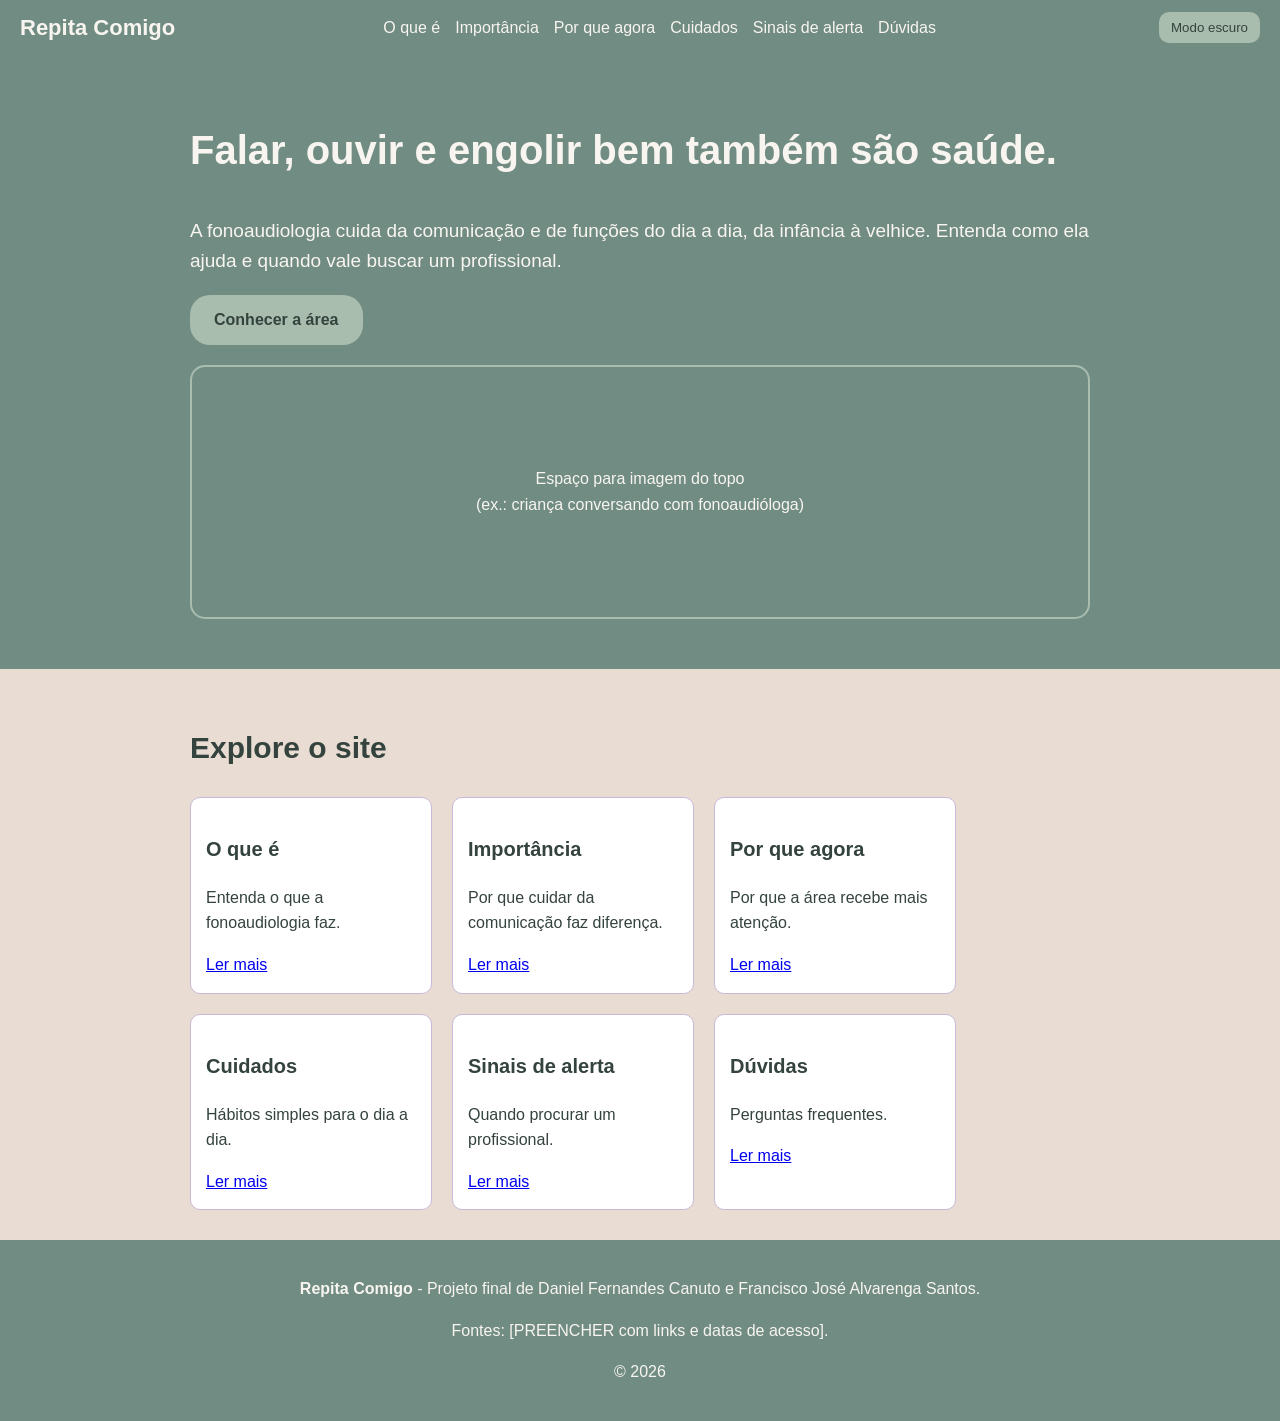
<file: HTMLS/index.html>
<!DOCTYPE html>
<html lang="pt-BR">

<head>
  <meta charset="UTF-8">
  <meta name="viewport" content="width=device-width, initial-scale=1">
  <title>Menu | Repita Comigo</title>
  <link rel="stylesheet" href="../CSS/style.css">
</head>

<body>

  <header>
    <a class="logo" href="index.html">Repita Comigo</a>
    <nav>
      <ul>
        <li><a href="o-que-e.html">O que é</a></li>
        <li><a href="importancia.html">Importância</a></li>
        <li><a href="por-que-agora.html">Por que agora</a></li>
        <li><a href="cuidados.html">Cuidados</a></li>
        <li><a href="sinais.html">Sinais de alerta</a></li>
        <li><a href="duvidas.html">Dúvidas</a></li>
      </ul>
    </nav>
    <button id="botao-tema" onclick="trocarTema()">Modo escuro</button>
  </header>

  <main>
    <section class="topo-pagina">
      <div class="conteudo">
        <h1>Falar, ouvir e engolir bem também são saúde.</h1>
        <p>A fonoaudiologia cuida da comunicação e de funções do dia a dia, da infância à velhice. Entenda como ela
          ajuda e quando vale buscar um profissional.</p>
        <a class="botao" href="o-que-e.html">Conhecer a área</a>

        <!-- IMAGEM 1 (topo): troque o <span> por <img src="img/topo.jpg" alt="..."> -->
        <div class="slot"><span>Espaço para imagem do topo<br>(ex.: criança conversando com fonoaudióloga)</span></div>
      </div>
    </section>

    <section class="faixa">
      <div class="conteudo">
        <h2>Explore o site</h2>
        <div class="cards">
          <div class="cartao">
            <h3>O que é</h3>
            <p>Entenda o que a fonoaudiologia faz.</p><a href="o-que-e.html">Ler mais</a>
          </div>
          <div class="cartao">
            <h3>Importância</h3>
            <p>Por que cuidar da comunicação faz diferença.</p><a href="importancia.html">Ler mais</a>
          </div>
          <div class="cartao">
            <h3>Por que agora</h3>
            <p>Por que a área recebe mais atenção.</p><a href="por-que-agora.html">Ler mais</a>
          </div>
          <div class="cartao">
            <h3>Cuidados</h3>
            <p>Hábitos simples para o dia a dia.</p><a href="cuidados.html">Ler mais</a>
          </div>
          <div class="cartao">
            <h3>Sinais de alerta</h3>
            <p>Quando procurar um profissional.</p><a href="sinais.html">Ler mais</a>
          </div>
          <div class="cartao">
            <h3>Dúvidas</h3>
            <p>Perguntas frequentes.</p><a href="duvidas.html">Ler mais</a>
          </div>
        </div>
      </div>
    </section>
  </main>

  <footer>
    <p><strong>Repita Comigo</strong> - Projeto final de Daniel Fernandes Canuto e Francisco José Alvarenga Santos.</p>
    <p>Fontes: [PREENCHER com links e datas de acesso].</p>
    <p>© <span id="ano"></span></p>
  </footer>

  <script src="../JS/script.js"></script>
</body>

</html>
</file>
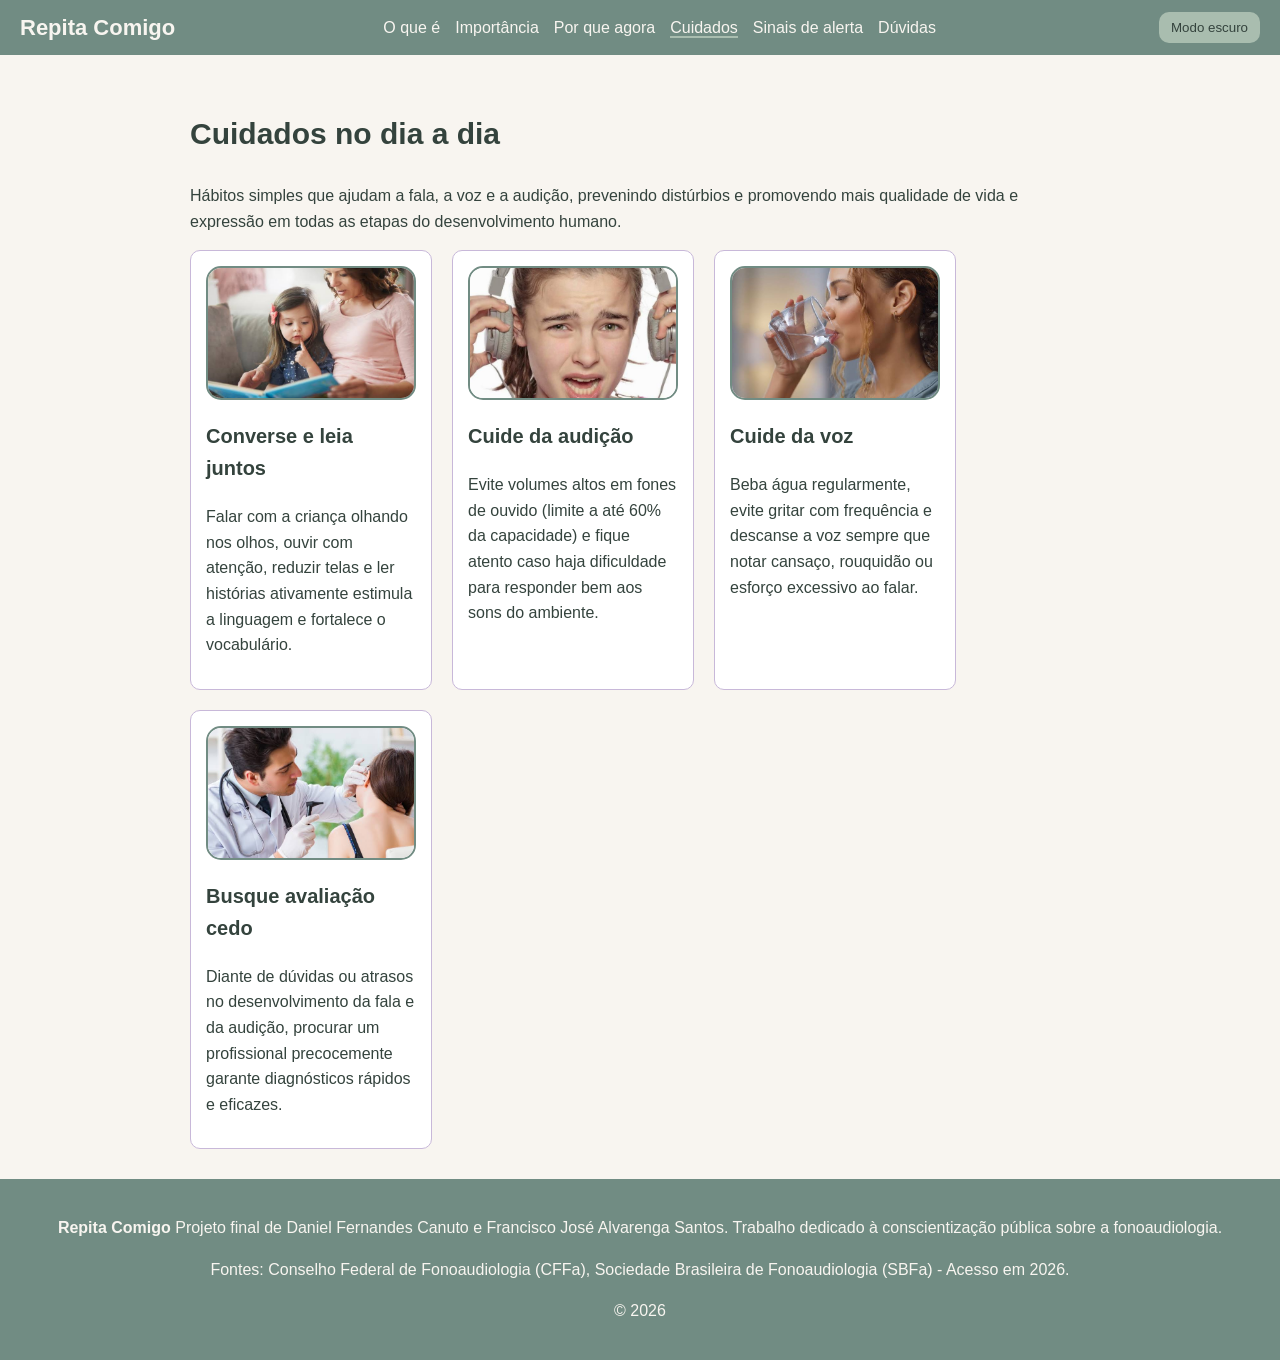
<file: HTMLS/cuidados.html>
<!doctype html>
<html lang="pt-BR">
  <head>
    <meta charset="UTF-8" />
    <meta name="viewport" content="width=device-width, initial-scale=1" />
    <title>Cuidados | Repita Comigo</title>
    <link rel="stylesheet" href="../CSS/style.css" />
  </head>

  <body>
    <header>
      <a class="logo" href="menu.html">Repita Comigo</a>
      <nav>
        <ul>
          <li><a href="o-que-e.html">O que é</a></li>
          <li><a href="importancia.html">Importância</a></li>
          <li><a href="por-que-agora.html">Por que agora</a></li>
          <li><a href="cuidados.html" class="atual">Cuidados</a></li>
          <li><a href="sinais.html">Sinais de alerta</a></li>
          <li><a href="duvidas.html">Dúvidas</a></li>
        </ul>
      </nav>
      <button id="botao-tema" onclick="trocarTema()">Modo escuro</button>
    </header>

    <main>
      <section>
        <div class="conteudo">
          <h2>Cuidados no dia a dia</h2>
          <p>
            Hábitos simples que ajudam a fala, a voz e a audição, prevenindo
            distúrbios e promovendo mais qualidade de vida e expressão em todas
            as etapas do desenvolvimento humano.
          </p>
          <div class="cards">
            <div class="cartao">
              <div class="slot">
                <img
                  src="../IMAGENS/leitura_cuidados.jpg"
                  alt="Imagem ilustrativa de uma criança lendo um livro com um adulto"
                />
              </div>
              <h3>Converse e leia juntos</h3>
              <p>
                Falar com a criança olhando nos olhos, ouvir com atenção,
                reduzir telas e ler histórias ativamente estimula a linguagem e
                fortalece o vocabulário.
              </p>
            </div>
            <div class="cartao">
              <div class="slot">
                <img
                  src="../IMAGENS/fones_cuidados.jpg"
                  alt="Imagem pessoa com dor ao ouvir musica"
                />
              </div>
              <h3>Cuide da audição</h3>
              <p>
                Evite volumes altos em fones de ouvido (limite a até 60% da
                capacidade) e fique atento caso haja dificuldade para responder
                bem aos sons do ambiente.
              </p>
            </div>
            <div class="cartao">
              <div class="slot">
                <img
                  src="../IMAGENS/agua_cuidados.jpg"
                  alt="Imagem de pessoa bebendo água"
                />
              </div>
              <h3>Cuide da voz</h3>
              <p>
                Beba água regularmente, evite gritar com frequência e descanse a
                voz sempre que notar cansaço, rouquidão ou esforço excessivo ao
                falar.
              </p>
            </div>
            <div class="cartao">
              <div class="slot">
                <img
                  src="../IMAGENS/fono_cuidados.jpg"
                  alt="Imagem de avaliação fonoaudiológica"
                />
              </div>
              <h3>Busque avaliação cedo</h3>
              <p>
                Diante de dúvidas ou atrasos no desenvolvimento da fala e da
                audição, procurar um profissional precocemente garante
                diagnósticos rápidos e eficazes.
              </p>
            </div>
          </div>
        </div>
      </section>
    </main>

    <footer>
      <p>
        <strong>Repita Comigo</strong> Projeto final de Daniel Fernandes Canuto
        e Francisco José Alvarenga Santos. Trabalho dedicado à conscientização
        pública sobre a fonoaudiologia.
      </p>
      <p>
        Fontes: Conselho Federal de Fonoaudiologia (CFFa), Sociedade Brasileira
        de Fonoaudiologia (SBFa) - Acesso em 2026.
      </p>
      <p>© <span id="ano"></span></p>
    </footer>

    <script src="../JS/script.js"></script>
  </body>
</html>
</file>
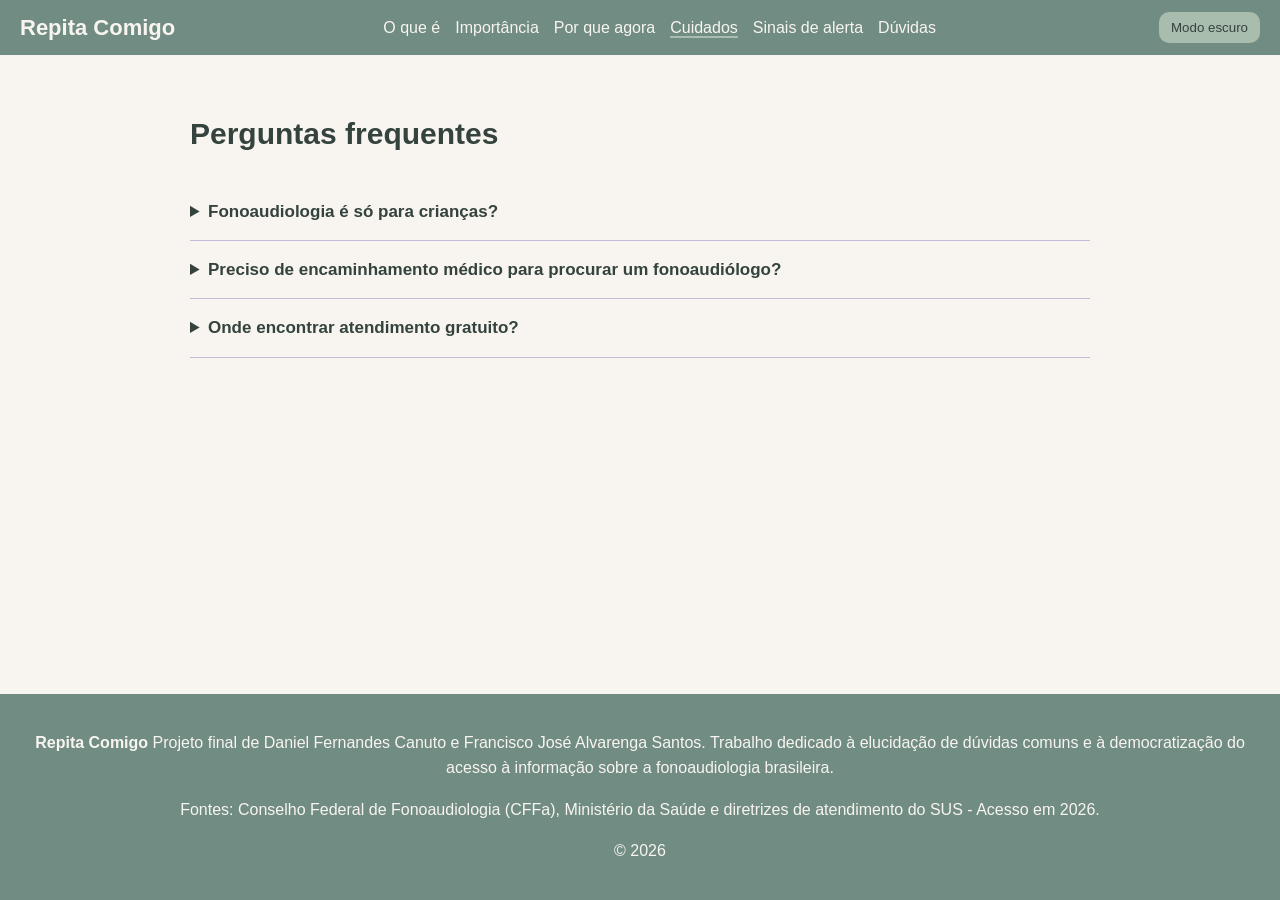
<file: HTMLS/duvidas.html>
<!doctype html>
<html lang="pt-BR">
  <head>
    <meta charset="UTF-8" />
    <meta name="viewport" content="width=device-width, initial-scale=1" />
    <title>Dúvidas| Repita Comigo</title>
    <link rel="stylesheet" href="../CSS/style.css" />
  </head>

  <body>
    <header>
      <a class="logo" href="menu.html">Repita Comigo</a>
      <nav>
        <ul>
          <li><a href="o-que-e.html">O que é</a></li>
          <li><a href="importancia.html">Importância</a></li>
          <li><a href="por-que-agora.html">Por que agora</a></li>
          <li><a href="cuidados.html" class="atual">Cuidados</a></li>
          <li><a href="sinais.html">Sinais de alerta</a></li>
          <li><a href="duvidas.html">Dúvidas</a></li>
        </ul>
      </nav>
      <button id="botao-tema" onclick="trocarTema()">Modo escuro</button>
    </header>

    <main>
      <section>
        <div class="conteudo">
          <h2>Perguntas frequentes</h2>

          <details class="pergunta">
            <summary>Fonoaudiologia é só para crianças?</summary>
            <p class="resposta">
              Não. A fonoaudiologia é uma ciência ampla que atende pessoas em
              todas as fases do ciclo de vida humano: desde recém-nascidos (com
              testes de orelhinha, linguinha e suporte ao aleitamento materno),
              passando por crianças e adolescentes em fase de alfabetização e
              desenvolvimento da linguagem, adultos que buscam aperfeiçoamento
              de voz, oratória ou reabilitação profissional, até idosos que
              enfrentam perdas auditivas, dificuldades de mastigação, deglutição
              (disfagia) ou reabilitação após AVC (derrame cerebral).
            </p>
          </details>

          <details class="pergunta">
            <summary>
              Preciso de encaminhamento médico para procurar um fonoaudiólogo?
            </summary>
            <p class="resposta">
              De acordo com o Conselho Federal de Fonoaudiologia (CFFa), o
              fonoaudiólogo é um profissional de saúde de primeiro contato, o
              que significa que <strong>não é obrigatório</strong> ter um
              encaminhamento médico para iniciar uma consulta ou avaliação
              fonoaudiológica particular ou em clínicas especializadas. No
              entanto, em redes públicas de saúde, planos de saúde ou convênios
              médicos específicos, pode ser exigido um encaminhamento clínico
              para fins de liberação burocrática de guias de atendimento ou para
              procedimentos multidisciplinares integrados.
            </p>
          </details>

          <details class="pergunta">
            <summary>Onde encontrar atendimento gratuito?</summary>
            <p class="resposta">
              O atendimento público e gratuito em fonoaudiologia pode ser
              encontrado principalmente através do Sistema Único de Saúde (SUS),
              iniciando pelas Unidades Básicas de Saúde (UBS) ou postos de saúde
              do seu município, que realizam a triagem e os encaminhamentos
              necessários para os Centros de Especialidades Reabilitadoras (CER)
              e hospitais de referência. Outra excelente alternativa gratuita ou
              de baixo custo são as clínicas-escola de fonoaudiologia vinculadas
              a universidades públicas e privadas da sua região, onde estudantes
              supervisionados por professores especialistas prestam serviços de
              excelência à comunidade.
            </p>
          </details>
        </div>
      </section>
    </main>

    <footer>
      <p>
        <strong>Repita Comigo</strong> Projeto final de Daniel Fernandes Canuto
        e Francisco José Alvarenga Santos. Trabalho dedicado à elucidação de
        dúvidas comuns e à democratização do acesso à informação sobre a
        fonoaudiologia brasileira.
      </p>
      <p>
        Fontes: Conselho Federal de Fonoaudiologia (CFFa), Ministério da Saúde e
        diretrizes de atendimento do SUS - Acesso em 2026.
      </p>
      <p>© <span id="ano"></span></p>
    </footer>

    <script src="../JS/script.js"></script>
  </body>
</html>
</file>
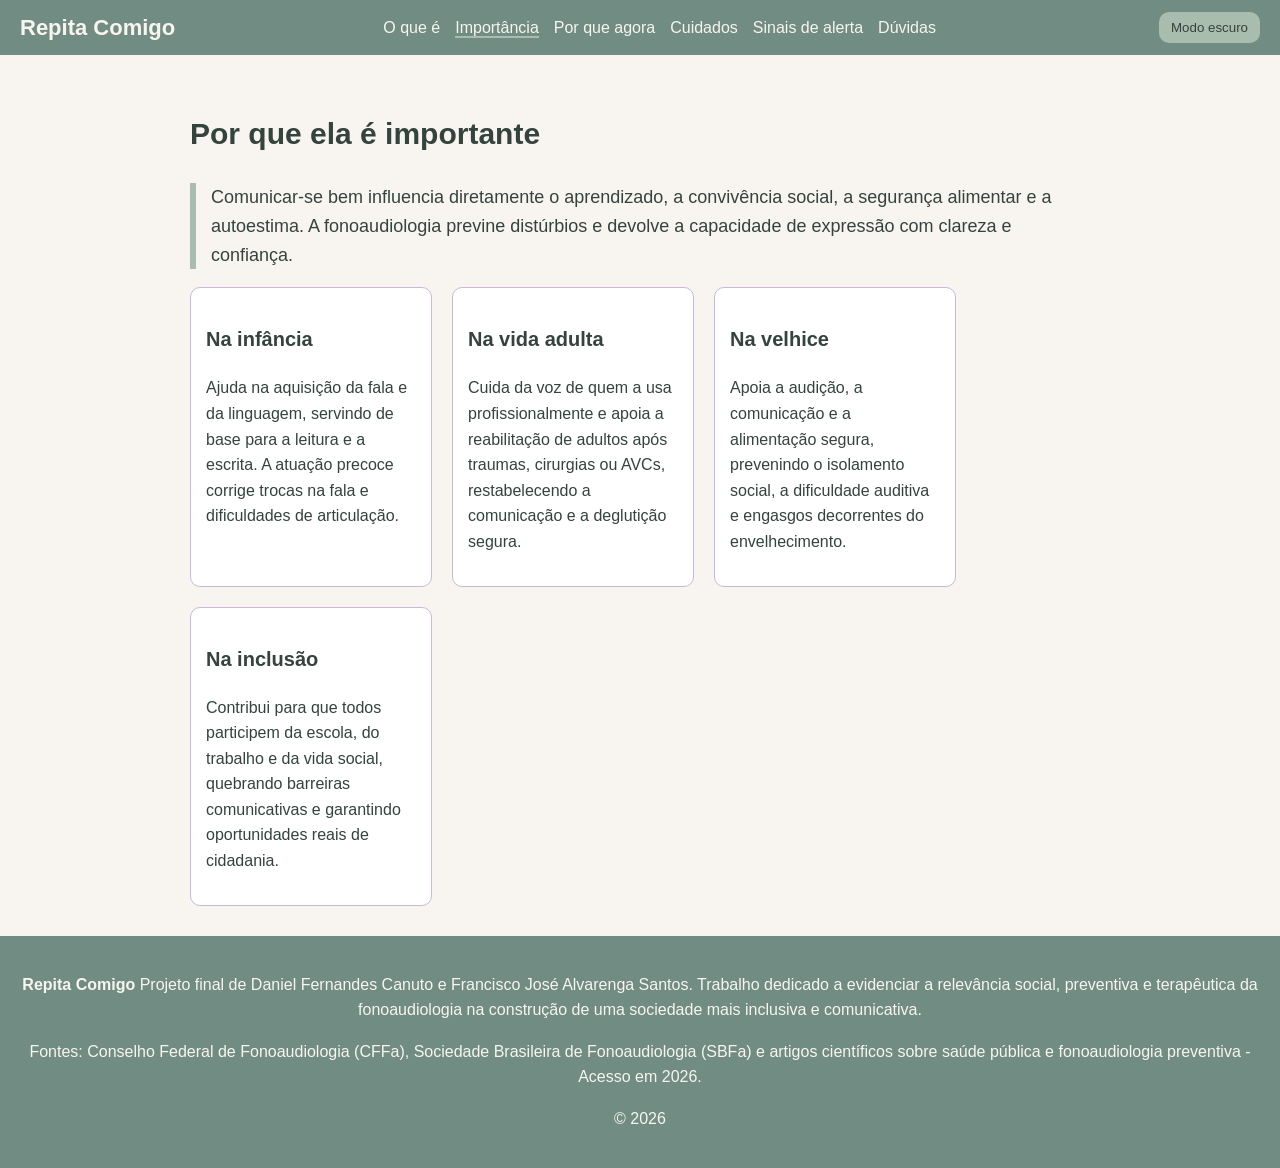
<file: HTMLS/importancia.html>
<!doctype html>
<html lang="pt-BR">
  <head>
    <meta charset="UTF-8" />
    <meta name="viewport" content="width=device-width, initial-scale=1" />
    <title>Importância | Repita Comigo</title>
    <link rel="stylesheet" href="../CSS/style.css" />
  </head>

  <body>
    <header>
      <a class="logo" href="menu.html">Repita Comigo</a>
      <nav>
        <ul>
          <li><a href="o-que-e.html">O que é</a></li>
          <li><a href="importancia.html" class="atual">Importância</a></li>
          <li><a href="por-que-agora.html">Por que agora</a></li>
          <li><a href="cuidados.html">Cuidados</a></li>
          <li><a href="sinais.html">Sinais de alerta</a></li>
          <li><a href="duvidas.html">Dúvidas</a></li>
        </ul>
      </nav>
      <button id="botao-tema" onclick="trocarTema()">Modo escuro</button>
    </header>

    <main>
      <section>
        <div class="conteudo">
          <h2>Por que ela é importante</h2>
          <p class="destaque">
            Comunicar-se bem influencia diretamente o aprendizado, a convivência
            social, a segurança alimentar e a autoestima. A fonoaudiologia
            previne distúrbios e devolve a capacidade de expressão com clareza e
            confiança.
          </p>
          <div class="cards">
            <div class="cartao">
              <h3>Na infância</h3>
              <p>
                Ajuda na aquisição da fala e da linguagem, servindo de base para
                a leitura e a escrita. A atuação precoce corrige trocas na fala
                e dificuldades de articulação.
              </p>
            </div>
            <div class="cartao">
              <h3>Na vida adulta</h3>
              <p>
                Cuida da voz de quem a usa profissionalmente e apoia a
                reabilitação de adultos após traumas, cirurgias ou AVCs,
                restabelecendo a comunicação e a deglutição segura.
              </p>
            </div>
            <div class="cartao">
              <h3>Na velhice</h3>
              <p>
                Apoia a audição, a comunicação e a alimentação segura,
                prevenindo o isolamento social, a dificuldade auditiva e
                engasgos decorrentes do envelhecimento.
              </p>
            </div>
            <div class="cartao">
              <h3>Na inclusão</h3>
              <p>
                Contribui para que todos participem da escola, do trabalho e da
                vida social, quebrando barreiras comunicativas e garantindo
                oportunidades reais de cidadania.
              </p>
            </div>
          </div>
        </div>
      </section>
    </main>

    <footer>
      <p>
        <strong>Repita Comigo</strong> Projeto final de Daniel Fernandes Canuto
        e Francisco José Alvarenga Santos. Trabalho dedicado a evidenciar a
        relevância social, preventiva e terapêutica da fonoaudiologia na
        construção de uma sociedade mais inclusiva e comunicativa.
      </p>
      <p>
        Fontes: Conselho Federal de Fonoaudiologia (CFFa), Sociedade Brasileira
        de Fonoaudiologia (SBFa) e artigos científicos sobre saúde pública e
        fonoaudiologia preventiva - Acesso em 2026.
      </p>
      <p>© <span id="ano"></span></p>
    </footer>

    <script src="../JS/script.js"></script>
  </body>
</html>
</file>
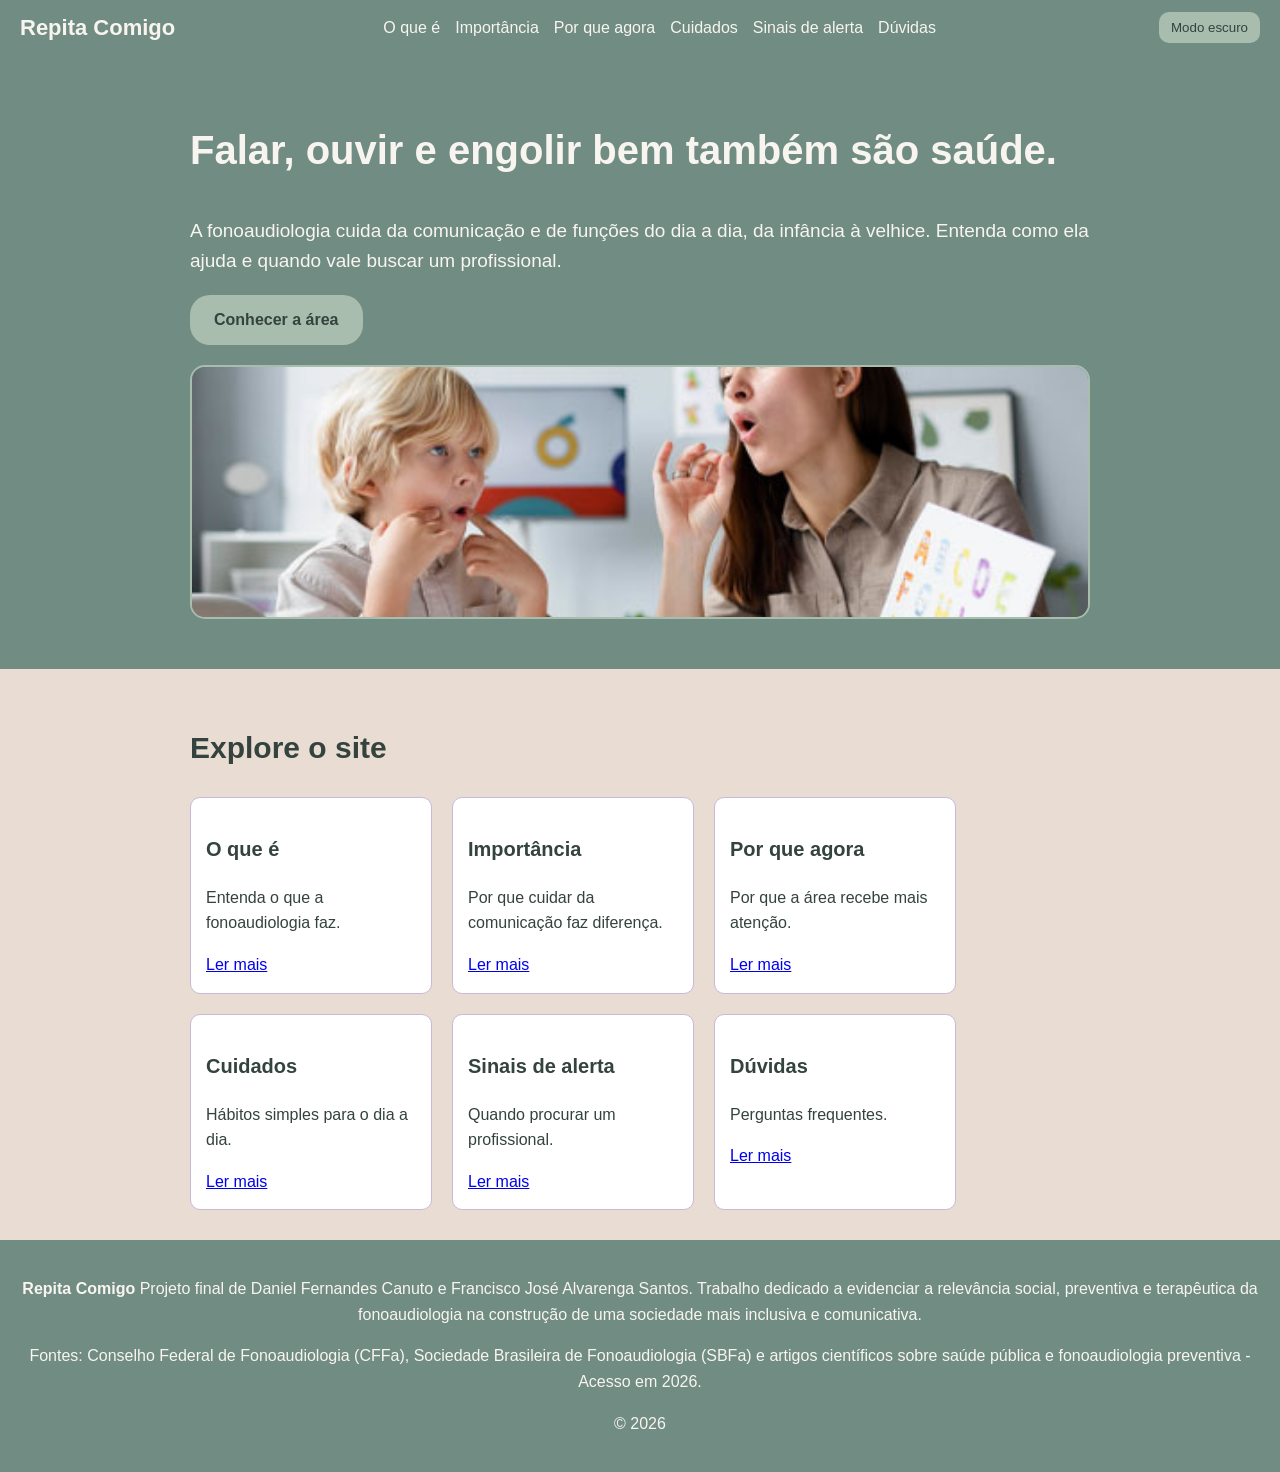
<file: HTMLS/menu.html>
<!doctype html>
<html lang="pt-BR">
  <head>
    <meta charset="UTF-8" />
    <meta name="viewport" content="width=device-width, initial-scale=1" />
    <title>Menu | Repita Comigo</title>
    <link rel="stylesheet" href="../CSS/style.css" />
  </head>

  <body>
    <header>
      <a class="logo" href="menu.html">Repita Comigo</a>
      <nav>
        <ul>
          <li><a href="o-que-e.html">O que é</a></li>
          <li><a href="importancia.html">Importância</a></li>
          <li><a href="por-que-agora.html">Por que agora</a></li>
          <li><a href="cuidados.html">Cuidados</a></li>
          <li><a href="sinais.html">Sinais de alerta</a></li>
          <li><a href="duvidas.html">Dúvidas</a></li>
        </ul>
      </nav>
      <button id="botao-tema" onclick="trocarTema()">Modo escuro</button>
    </header>

    <main>
      <section class="topo-pagina">
        <div class="conteudo">
          <h1>Falar, ouvir e engolir bem também são saúde.</h1>
          <p>
            A fonoaudiologia cuida da comunicação e de funções do dia a dia, da
            infância à velhice. Entenda como ela ajuda e quando vale buscar um
            profissional.
          </p>
          <a class="botao" href="o-que-e.html">Conhecer a área</a>

          <div class="slot">
            <img src="../IMAGENS/criança na fono_3_menu.jpg" alt="Imagem de uma criança conversando com uma fonoaudióloga" />
            
          </div>
        </div>
      </section>

      <section class="faixa">
        <div class="conteudo">
          <h2>Explore o site</h2>
          <div class="cards">
            <div class="cartao">
              <h3>O que é</h3>
              <p>Entenda o que a fonoaudiologia faz.</p>
              <a href="o-que-e.html">Ler mais</a>
            </div>
            <div class="cartao">
              <h3>Importância</h3>
              <p>Por que cuidar da comunicação faz diferença.</p>
              <a href="importancia.html">Ler mais</a>
            </div>
            <div class="cartao">
              <h3>Por que agora</h3>
              <p>Por que a área recebe mais atenção.</p>
              <a href="por-que-agora.html">Ler mais</a>
            </div>
            <div class="cartao">
              <h3>Cuidados</h3>
              <p>Hábitos simples para o dia a dia.</p>
              <a href="cuidados.html">Ler mais</a>
            </div>
            <div class="cartao">
              <h3>Sinais de alerta</h3>
              <p>Quando procurar um profissional.</p>
              <a href="sinais.html">Ler mais</a>
            </div>
            <div class="cartao">
              <h3>Dúvidas</h3>
              <p>Perguntas frequentes.</p>
              <a href="duvidas.html">Ler mais</a>
            </div>
          </div>
        </div>
      </section>
    </main>

    <footer>
      <p>
        <strong>Repita Comigo</strong> Projeto final de Daniel Fernandes Canuto
        e Francisco José Alvarenga Santos. Trabalho dedicado a evidenciar a
        relevância social, preventiva e terapêutica da fonoaudiologia na
        construção de uma sociedade mais inclusiva e comunicativa.
      </p>
      <p>
        Fontes: Conselho Federal de Fonoaudiologia (CFFa), Sociedade Brasileira
        de Fonoaudiologia (SBFa) e artigos científicos sobre saúde pública e
        fonoaudiologia preventiva - Acesso em 2026.
      </p>
      <p>© <span id="ano"></span></p>
    </footer>

    <script src="../JS/script.js"></script>
  </body>
</html>
</file>
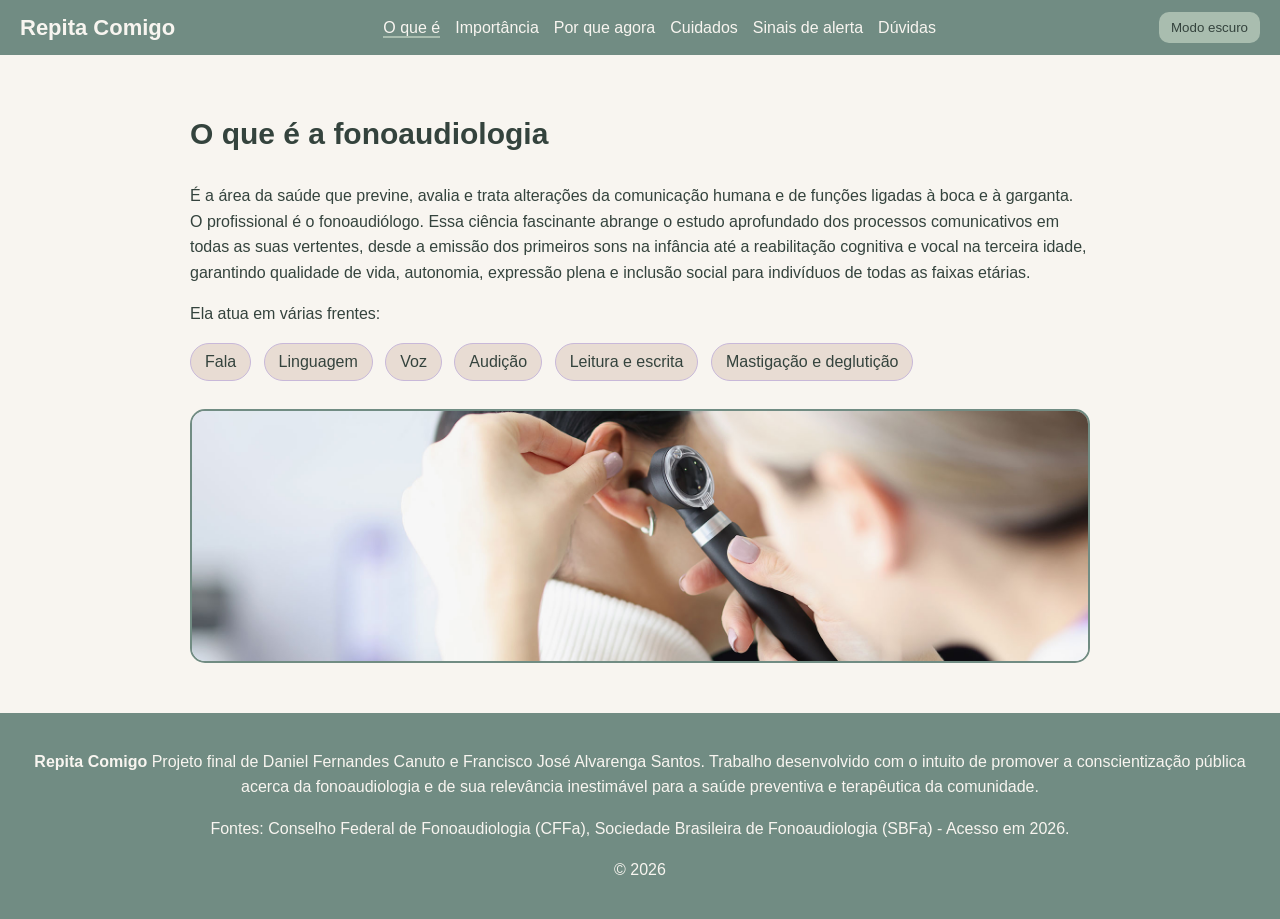
<file: HTMLS/o-que-e.html>
<!doctype html>
<html lang="pt-BR">
  <head>
    <meta charset="UTF-8" />
    <meta name="viewport" content="width=device-width, initial-scale=1" />
    <title>O que é | Repita Comigo</title>
    <link rel="stylesheet" href="../CSS/style.css" />
  </head>

  <body>
    <header>
      <a class="logo" href="menu.html">Repita Comigo</a>
      <nav>
        <ul>
          <li><a href="o-que-e.html" class="atual">O que é</a></li>
          <li><a href="importancia.html">Importância</a></li>
          <li><a href="por-que-agora.html">Por que agora</a></li>
          <li><a href="cuidados.html">Cuidados</a></li>
          <li><a href="sinais.html">Sinais de alerta</a></li>
          <li><a href="duvidas.html">Dúvidas</a></li>
        </ul>
      </nav>
      <button id="botao-tema" onclick="trocarTema()">Modo escuro</button>
    </header>

    <main>
      <section>
        <div class="conteudo">
          <h2>O que é a fonoaudiologia</h2>
          <p>
            É a área da saúde que previne, avalia e trata alterações da
            comunicação humana e de funções ligadas à boca e à garganta. O
            profissional é o fonoaudiólogo. Essa ciência fascinante abrange o
            estudo aprofundado dos processos comunicativos em todas as suas
            vertentes, desde a emissão dos primeiros sons na infância até a
            reabilitação cognitiva e vocal na terceira idade, garantindo
            qualidade de vida, autonomia, expressão plena e inclusão social para
            indivíduos de todas as faixas etárias.
          </p>
          <p>Ela atua em várias frentes:</p>
          <ul class="areas">
            <li>Fala</li>
            <li>Linguagem</li>
            <li>Voz</li>
            <li>Audição</li>
            <li>Leitura e escrita</li>
            <li>Mastigação e deglutição</li>
          </ul>
          <div class="slot">
            <img
              src="../IMAGENS/consulta no fono.jpg"
              alt="Imagem de consulta fonoaudiológica"
            />
          </div>
        </div>
      </section>
    </main>

    <footer>
      <p>
        <strong>Repita Comigo</strong> Projeto final de Daniel Fernandes Canuto
        e Francisco José Alvarenga Santos. Trabalho desenvolvido com o intuito
        de promover a conscientização pública acerca da fonoaudiologia e de sua
        relevância inestimável para a saúde preventiva e terapêutica da
        comunidade.
      </p>
      <p>
        Fontes: Conselho Federal de Fonoaudiologia (CFFa), Sociedade Brasileira
        de Fonoaudiologia (SBFa) - Acesso em 2026.
      </p>
      <p>© <span id="ano"></span></p>
    </footer>

    <script src="../JS/script.js"></script>
  </body>
</html>
</file>
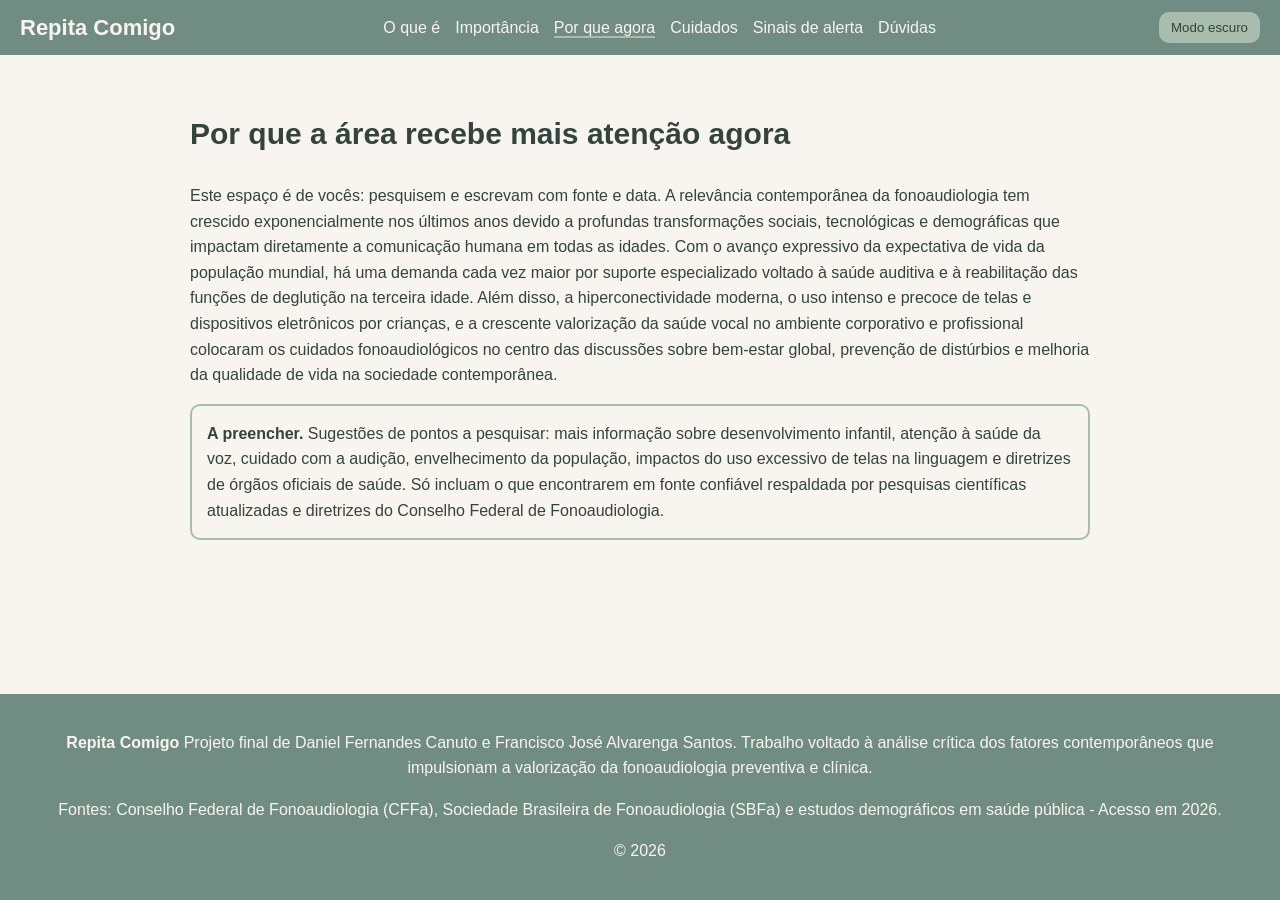
<file: HTMLS/por-que-agora.html>
<!doctype html>
<html lang="pt-BR">
  <head>
    <meta charset="UTF-8" />
    <meta name="viewport" content="width=device-width, initial-scale=1" />
    <title>Por que agora | Repita Comigo</title>
    <link rel="stylesheet" href="../CSS/style.css" />
  </head>

  <body>
    <header>
      <a class="logo" href="menu.html">Repita Comigo</a>
      <nav>
        <ul>
          <li><a href="o-que-e.html">O que é</a></li>
          <li><a href="importancia.html">Importância</a></li>
          <li><a href="por-que-agora.html" class="atual">Por que agora</a></li>
          <li><a href="cuidados.html">Cuidados</a></li>
          <li><a href="sinais.html">Sinais de alerta</a></li>
          <li><a href="duvidas.html">Dúvidas</a></li>
        </ul>
      </nav>
      <button id="botao-tema" onclick="trocarTema()">Modo escuro</button>
    </header>

    <main>
      <section>
        <div class="conteudo">
          <h2>Por que a área recebe mais atenção agora</h2>
          <p>
            Este espaço é de vocês: pesquisem e escrevam com fonte e data. A
            relevância contemporânea da fonoaudiologia tem crescido
            exponencialmente nos últimos anos devido a profundas transformações
            sociais, tecnológicas e demográficas que impactam diretamente a
            comunicação humana em todas as idades. Com o avanço expressivo da
            expectativa de vida da população mundial, há uma demanda cada vez
            maior por suporte especializado voltado à saúde auditiva e à
            reabilitação das funções de deglutição na terceira idade. Além
            disso, a hiperconectividade moderna, o uso intenso e precoce de
            telas e dispositivos eletrônicos por crianças, e a crescente
            valorização da saúde vocal no ambiente corporativo e profissional
            colocaram os cuidados fonoaudiológicos no centro das discussões
            sobre bem-estar global, prevenção de distúrbios e melhoria da
            qualidade de vida na sociedade contemporânea.
          </p>
          <div class="aviso">
            <strong>A preencher.</strong> Sugestões de pontos a pesquisar: mais
            informação sobre desenvolvimento infantil, atenção à saúde da voz,
            cuidado com a audição, envelhecimento da população, impactos do uso
            excessivo de telas na linguagem e diretrizes de órgãos oficiais de
            saúde. Só incluam o que encontrarem em fonte confiável respaldada
            por pesquisas científicas atualizadas e diretrizes do Conselho
            Federal de Fonoaudiologia.
          </div>
        </div>
      </section>
    </main>

    <footer>
      <p>
        <strong>Repita Comigo</strong> Projeto final de Daniel Fernandes Canuto
        e Francisco José Alvarenga Santos. Trabalho voltado à análise crítica
        dos fatores contemporâneos que impulsionam a valorização da
        fonoaudiologia preventiva e clínica.
      </p>
      <p>
        Fontes: Conselho Federal de Fonoaudiologia (CFFa), Sociedade Brasileira
        de Fonoaudiologia (SBFa) e estudos demográficos em saúde pública -
        Acesso em 2026.
      </p>
      <p>© <span id="ano"></span></p>
    </footer>

    <script src="../JS/script.js"></script>
  </body>
</html>
</file>
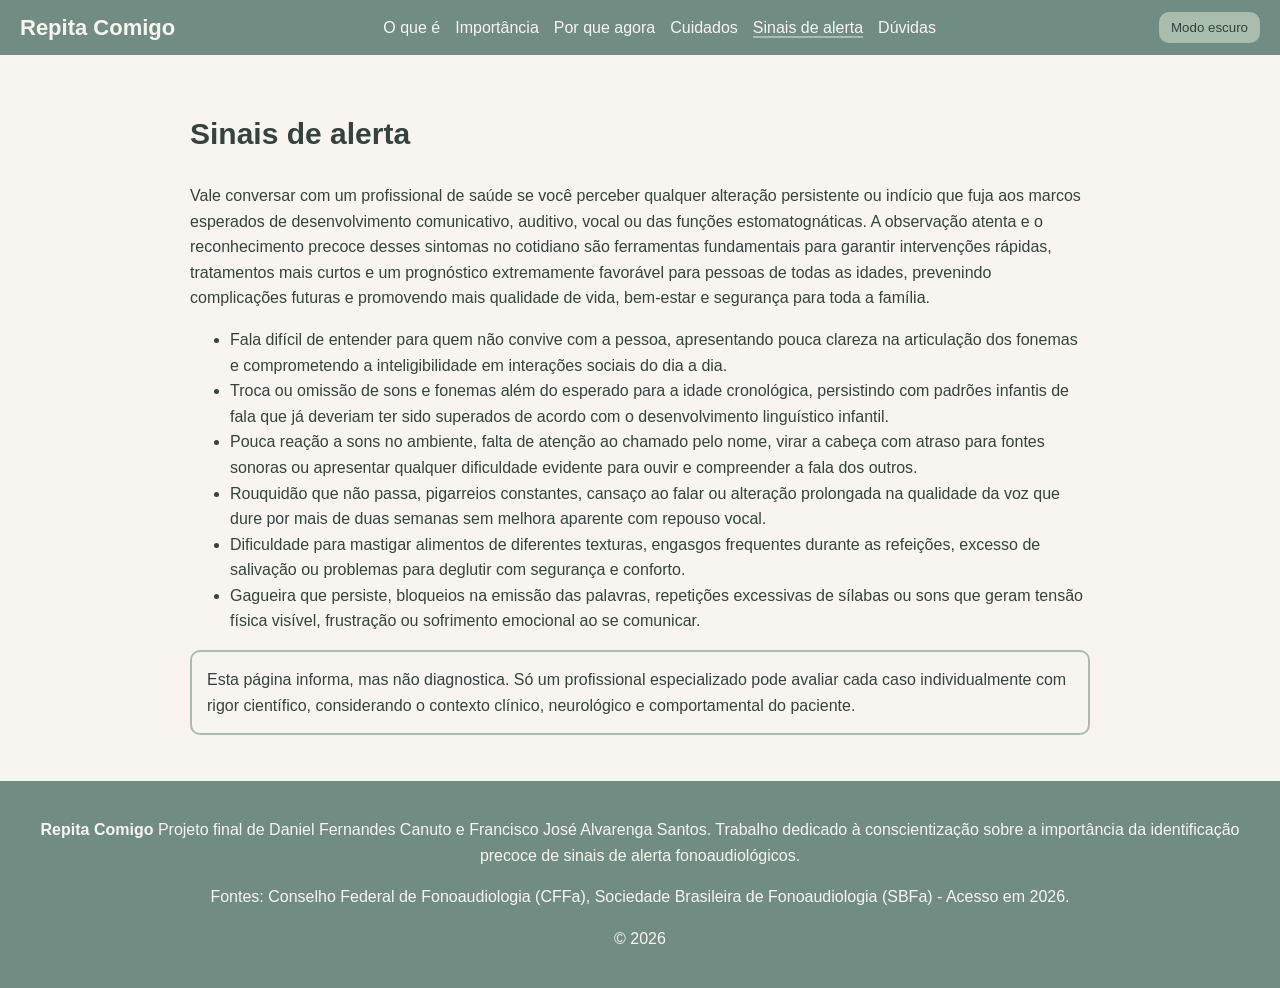
<file: HTMLS/sinais.html>
<!doctype html>
<html lang="pt-BR">
  <head>
    <meta charset="UTF-8" />
    <meta name="viewport" content="width=device-width, initial-scale=1" />
    <title>Sinais de alerta | Repita Comigo</title>
    <link rel="stylesheet" href="../CSS/style.css" />
  </head>

  <body>
    <header>
      <a class="logo" href="menu.html">Repita Comigo</a>
      <nav>
        <ul>
          <li><a href="o-que-e.html">O que é</a></li>
          <li><a href="importancia.html">Importância</a></li>
          <li><a href="por-que-agora.html">Por que agora</a></li>
          <li><a href="cuidados.html">Cuidados</a></li>
          <li><a href="sinais.html" class="atual">Sinais de alerta</a></li>
          <li><a href="duvidas.html">Dúvidas</a></li>
        </ul>
      </nav>
      <button id="botao-tema" onclick="trocarTema()">Modo escuro</button>
    </header>

    <main>
      <section>
        <div class="conteudo">
          <h2>Sinais de alerta</h2>
          <p>
            Vale conversar com um profissional de saúde se você perceber
            qualquer alteração persistente ou indício que fuja aos marcos
            esperados de desenvolvimento comunicativo, auditivo, vocal ou das
            funções estomatognáticas. A observação atenta e o reconhecimento
            precoce desses sintomas no cotidiano são ferramentas fundamentais
            para garantir intervenções rápidas, tratamentos mais curtos e um
            prognóstico extremamente favorável para pessoas de todas as idades,
            prevenindo complicações futuras e promovendo mais qualidade de vida,
            bem-estar e segurança para toda a família.
          </p>
          <ul>
            <li>
              Fala difícil de entender para quem não convive com a pessoa,
              apresentando pouca clareza na articulação dos fonemas e
              comprometendo a inteligibilidade em interações sociais do dia a
              dia.
            </li>
            <li>
              Troca ou omissão de sons e fonemas além do esperado para a idade
              cronológica, persistindo com padrões infantis de fala que já
              deveriam ter sido superados de acordo com o desenvolvimento
              linguístico infantil.
            </li>
            <li>
              Pouca reação a sons no ambiente, falta de atenção ao chamado pelo
              nome, virar a cabeça com atraso para fontes sonoras ou apresentar
              qualquer dificuldade evidente para ouvir e compreender a fala dos
              outros.
            </li>
            <li>
              Rouquidão que não passa, pigarreios constantes, cansaço ao falar
              ou alteração prolongada na qualidade da voz que dure por mais de
              duas semanas sem melhora aparente com repouso vocal.
            </li>
            <li>
              Dificuldade para mastigar alimentos de diferentes texturas,
              engasgos frequentes durante as refeições, excesso de salivação ou
              problemas para deglutir com segurança e conforto.
            </li>
            <li>
              Gagueira que persiste, bloqueios na emissão das palavras,
              repetições excessivas de sílabas ou sons que geram tensão física
              visível, frustração ou sofrimento emocional ao se comunicar.
            </li>
          </ul>
          <p class="aviso">
            Esta página informa, mas não diagnostica. Só um profissional
            especializado pode avaliar cada caso individualmente com rigor
            científico, considerando o contexto clínico, neurológico e
            comportamental do paciente.
          </p>
        </div>
      </section>
    </main>

    <footer>
      <p>
        <strong>Repita Comigo</strong> Projeto final de Daniel Fernandes Canuto
        e Francisco José Alvarenga Santos. Trabalho dedicado à conscientização
        sobre a importância da identificação precoce de sinais de alerta
        fonoaudiológicos.
      </p>
      <p>
        Fontes: Conselho Federal de Fonoaudiologia (CFFa), Sociedade Brasileira
        de Fonoaudiologia (SBFa) - Acesso em 2026.
      </p>
      <p>© <span id="ano"></span></p>
    </footer>

    <script src="../JS/script.js"></script>
  </body>
</html>
</file>
<file: CSS/style.css>
/* ===== Estilo geral ===== */
body {
    font-family: Arial, Verdana, sans-serif;
    margin: 0;
    color: #34433d;
    background-color: #f8f5f0;
    line-height: 1.6;
    min-height: 100vh;
    display: flex;
    flex-direction: column;
}

h1 {
    font-size: 40px;
}

h2 {
    font-size: 30px;
}

h3 {
    font-size: 20px;
}

/* centraliza o conteúdo no meio da tela */
.conteudo {
    max-width: 900px;
    margin: 0 auto;
    padding: 30px 20px;
}

/* ===== Cabeçalho e menu ===== */
header {
    background-color: #718c83;
    color: #f8f5f0;
    padding: 10px 20px;
    display: flex;
    justify-content: space-between;
    align-items: center;
    flex-wrap: wrap;
}

.logo {
    font-size: 22px;
    font-weight: bold;
}

header a {
    color: #f8f5f0;
    text-decoration: none;
}

nav ul {
    list-style: none;
    margin: 0;
    padding: 0;
    display: flex;
    flex-wrap: wrap;
}

nav li {
    margin-right: 15px;
}

nav a:hover,
nav a.atual {
    border-bottom: 2px solid #a9bdaf;
}

#botao-tema {
    background-color: #a9bdaf;
    color: #34433d;
    border: none;
    border-radius: 10px;
    padding: 8px 12px;
    cursor: pointer;
}

/* ===== Topo da página inicial ===== */
.topo-pagina {
    background-color: #718c83;
    color: #f8f5f0;
}

.topo-pagina p {
    font-size: 19px;
}

.botao {
    display: inline-block;
    background-color: #a9bdaf;
    color: #34433d;
    font-weight: bold;
    text-decoration: none;
    padding: 12px 24px;
    border-radius: 20px;
}

/* ===== Espaços para imagem ===== */
/* Para usar: apague o <span> e coloque <img src="img/arquivo.jpg" alt="descrição"> dentro do .slot */
.slot {
    display: flex;
    align-items: center;
    justify-content: center;
    text-align: center;
    height: 250px;
    border: 2px solid #718c83;
    border-radius: 15px;
    background-color: #e8dcd3;
    color: #718c83;
    overflow: hidden;
    margin: 20px 0;
}

.slot span {
    padding: 10px;
}

.slot img {
    width: 100%;
    height: 100%;
    object-fit: cover;
}

.topo-pagina .slot {
    background-color: #718c83;
    border-color: #a9bdaf;
    color: #f8f5f0;
}

/* ===== Seções ===== */
.faixa {
    background-color: #e8dcd3;
}

.alerta {
    background-color: #718c83;
    color: #f8f5f0;
}

.destaque {
    border-left: 6px solid #a9bdaf;
    padding-left: 15px;
    font-size: 18px;
}

.aviso {
    border: 2px solid #a9bdaf;
    border-radius: 10px;
    padding: 15px;
}

.areas {
    list-style: none;
    padding: 0;
}

.areas li {
    display: inline-block;
    background-color: #e8dcd3;
    border: 1px solid #c8b8d9;
    border-radius: 20px;
    padding: 5px 14px;
    margin: 0 8px 8px 0;
}

/* ===== Cartões ===== */
.cards {
    display: flex;
    flex-wrap: wrap;
    gap: 20px;
}

.cartao {
    background-color: #ffffff;
    border: 1px solid #c8b8d9;
    border-radius: 10px;
    padding: 15px;
    width: 210px;
}

.cartao .slot {
    height: 130px;
    margin-top: 0;
}

/* ===== Perguntas frequentes ===== */
.pergunta {
    border-bottom: 1px solid #c8b8d9;
}

.pergunta summary {
    font-size: 17px;
    font-weight: bold;
    padding: 15px 0;
    cursor: pointer;
}

.resposta {
    padding: 0 0 10px 0;
    margin: 0;
}

/* ===== Rodapé ===== */
main {
    flex: 1;
}

footer {
    background-color: #718c83;
    color: #f8f5f0;
    padding: 20px;
    text-align: center;
}

/* ===== Modo escuro (a classe "escuro" é colocada no body pelo JavaScript) ===== */
body.escuro {
    background-color: #202b27;
    color: #f2f0eb;
}

body.escuro .faixa {
    background-color: #303e37;
}

body.escuro .cartao {
    background-color: #35473e;
    border-color: #718c83;
}

body.escuro .slot {
    background-color: #35473e;
    color: #f8f5f0;
}

body.escuro .areas li {
    background-color: #35473e;
    border-color: #718c83;
}
</file>
